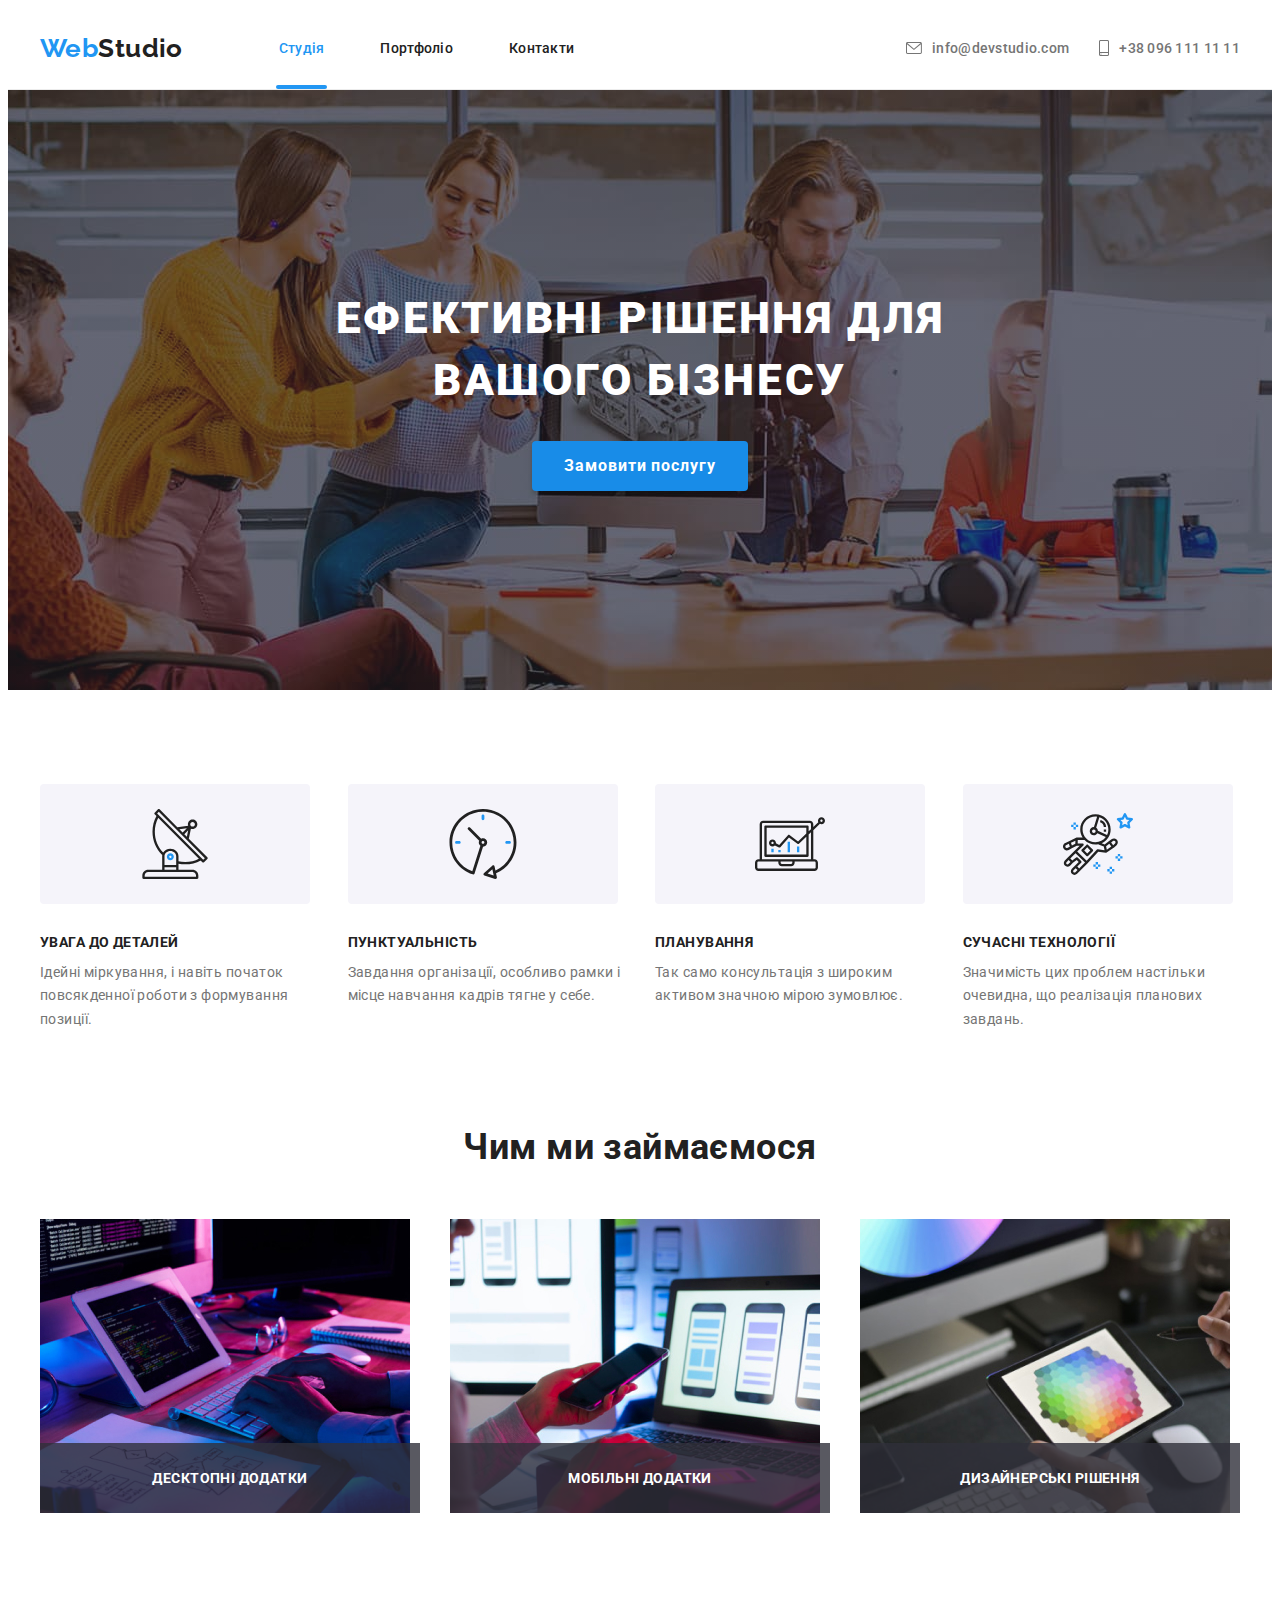
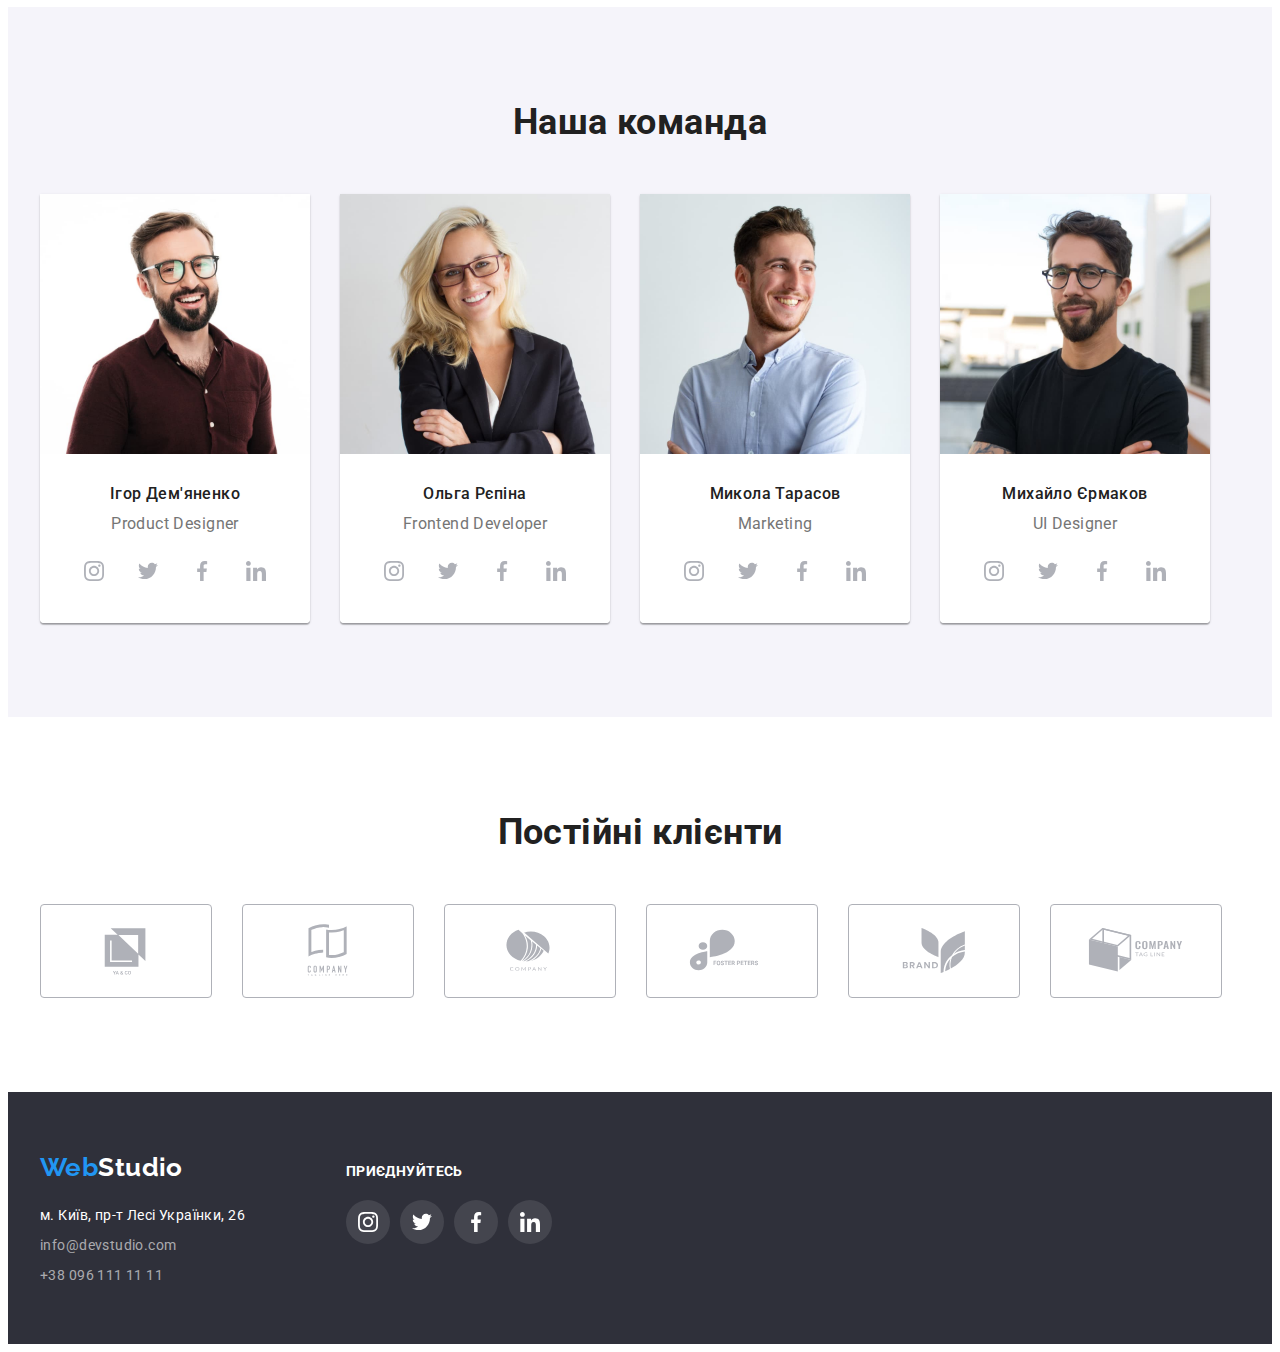
<file: index.html>
<!DOCTYPE html>
<html lang="uk">
  <head>
    <meta charset="UTF-8" />
    <meta http-equiv="X-UA-Compatible" content="IE=edge" />
    <meta name="viewport" content="width=device-width, initial-scale=1.0" />
    <title>WebStudio</title>
    <link
      href="https://fonts.googleapis.com/css2?family=Raleway:wght@700&family=Roboto:wght@400;500;700;900&display=swap"
      rel="stylesheet"
    />
    <link
      rel="stylesheet"
      href="https://cdnjs.cloudflare.com/ajax/libs/modern-normalize/1.1.0/modern-normalize.min.css"
      integrity="sha512-wpPYUAdjBVSE4KJnH1VR1HeZfpl1ub8YT/NKx4PuQ5NmX2tKuGu6U/JRp5y+Y8XG2tV+wKQpNHVUX03MfMFn9Q=="
      crossorigin="anonymous"
      referrerpolicy="no-referrer"
    />
    <link rel="stylesheet" href="./css/styles.css" />
  </head>

  <body>
    <!-- Header -->
    <header class="page-header">
      <div class="container main-nav">
        <nav class="secondary-nav">
          <a href="./index.html" class="logo"><span>Web</span>Studio</a>
          <ul class="nav-list list">
            <li class="item">
              <a href="./index.html" class="link current">Студія</a>
            </li>
            <li class="item">
              <a href="./portfolio.html" class="link">Портфоліо</a>
            </li>
            <li class="item"><a href="" class="link">Контакти</a></li>
          </ul>
        </nav>
        <ul class="contacts-list list">
          <li class="item">
            <a href="mailto:info@devstudio.com" class="link">
              <svg width="16" height="12" class="contacts-icon">
                <use href="./images/icons.svg#icon-envelope"></use>
              </svg>
              info@devstudio.com</a
            >
          </li>
          <li class="item">
            <a href="tel:+380961111111" class="link">
              <svg width="10" height="16" class="contacts-icon">
                <use href="./images/icons.svg#icon-smartphone"></use>
              </svg>
              +38 096 111 11 11</a
            >
          </li>
        </ul>
      </div>
    </header>

    <!-- Main page -->
    <main>
      <!-- Hero section -->
      <section class="hero">
        <div class="container">
          <h1 class="heading">Ефективні рішення для вашого бізнесу</h1>
          <button type="button" class="primary-button" data-modal-open>
            Замовити послугу
          </button>
        </div>
      </section>

      <!-- Backdrop -->
      <section class="backdrop is-hidden" data-modal>
        <div class="modal">
          <button type="button" class="close-button" data-modal-close>
            <svg class="icom" width="18" height="18">
              <use href="./images/icons.svg#icon-close"></use>
            </svg>
          </button>
        </div>
      </section>

      <!-- Advantages section -->
      <section class="advantages section">
        <div class="container">
          <h2 class="visually-hidden">Переваги</h2>
          <ul class="advantages-list list">
            <li class="item">
              <div class="icon-wrap">
                <svg class="icon" width="70" height="70">
                  <use href="./images/icons.svg#icon-antenna"></use>
                </svg>
              </div>
              <h3 class="subtitle">УВАГА ДО ДЕТАЛЕЙ</h3>
              <p class="text">
                Ідейні міркування, і навіть початок повсякденної роботи з
                формування позиції.
              </p>
            </li>
            <li class="item">
              <div class="icon-wrap">
                <svg class="icon" width="70" height="70">
                  <use href="./images/icons.svg#icon-clock"></use>
                </svg>
              </div>
              <h3 class="subtitle">ПУНКТУАЛЬНІСТЬ</h3>
              <p class="text">
                Завдання організації, особливо рамки і місце навчання кадрів
                тягне у себе.
              </p>
            </li>
            <li class="item">
              <div class="icon-wrap">
                <svg class="icon" width="70" height="70">
                  <use href="./images/icons.svg#icon-diagram"></use>
                </svg>
              </div>
              <h3 class="subtitle">ПЛАНУВАННЯ</h3>
              <p class="text">
                Так само консультація з широким активом значною мірою зумовлює.
              </p>
            </li>
            <li class="item">
              <div class="icon-wrap">
                <svg class="icon" width="70" height="70">
                  <use href="./images/icons.svg#icon-astronaut"></use>
                </svg>
              </div>
              <h3 class="subtitle">СУЧАСНІ ТЕХНОЛОГІЇ</h3>
              <p class="text">
                Значимість цих проблем настільки очевидна, що реалізація
                планових завдань.
              </p>
            </li>
          </ul>
        </div>
      </section>

      <!-- Working -->
      <section class="section">
        <div class="container">
          <h2 class="sub-heading">Чим ми займаємося</h2>
          <ul class="working-list list">
            <li class="item">
              <img
                src="./images/box1.jpg"
                alt="Програмістб який працює"
                width="370"
              />
              <div class="img-content">
                <p class="content">Десктопні додатки</p>
              </div>
            </li>
            <li class="item">
              <img
                src="./images/box2.jpg"
                alt="Розробник мобільного додатку"
                width="370"
              />
              <div class="img-content"><p>Мобільні додатки</p></div>
            </li>
            <li class="item">
              <img
                src="./images/box3.jpg"
                alt="Дизайнер виберає кольори"
                width="370"
              />
              <div class="img-content"><p>Дизайнерські рішення</p></div>
            </li>
          </ul>
        </div>
      </section>

      <!-- Team section -->
      <section class="team section">
        <div class="container">
          <h2 class="sub-heading">Наша команда</h2>
          <ul class="team-list list">
            <li class="item">
              <img src="images/img(1).jpg" alt="Чоловік" width="270" />
              <div class="info">
                <h3>Ігор Дем'яненко</h3>
                <p>Product Designer</p>
                <ul class="social-list list">
                  <li>
                    <a href="#" class="link" aria-label="Instagram">
                      <svg width="20" height="20">
                        <use href="./images/icons.svg#icon-instagram"></use>
                      </svg>
                    </a>
                  </li>
                  <li>
                    <a href="#" class="link" aria-label="Twitter">
                      <svg width="20" height="20">
                        <use href="./images/icons.svg#icon-twitter"></use>
                      </svg>
                    </a>
                  </li>
                  <li>
                    <a href="#" class="link" aria-label="Facebook">
                      <svg width="20" height="20">
                        <use href="./images/icons.svg#icon-facebook"></use>
                      </svg>
                    </a>
                  </li>
                  <li>
                    <a href="#" class="link" aria-label="LinkedIn">
                      <svg width="20" height="20">
                        <use href="./images/icons.svg#icon-linkedin"></use>
                      </svg>
                    </a>
                  </li>
                </ul>
              </div>
            </li>
            <li class="item">
              <img src="images/img(2).jpg" alt="Жінка" width="270" />
              <div class="info">
                <h3>Ольга Рєпіна</h3>
                <p>Frontend Developer</p>
                <ul class="social-list list">
                  <li>
                    <a href="#" class="link" aria-label="Instagram">
                      <svg width="20" height="20">
                        <use href="./images/icons.svg#icon-instagram"></use>
                      </svg>
                    </a>
                  </li>
                  <li>
                    <a href="#" class="link" aria-label="Twitter">
                      <svg width="20" height="20">
                        <use href="./images/icons.svg#icon-twitter"></use>
                      </svg>
                    </a>
                  </li>
                  <li>
                    <a href="#" class="link" aria-label="Facebook">
                      <svg width="20" height="20">
                        <use href="./images/icons.svg#icon-facebook"></use>
                      </svg>
                    </a>
                  </li>
                  <li>
                    <a href="#" class="link" aria-label="LinkedIn">
                      <svg width="20" height="20">
                        <use href="./images/icons.svg#icon-linkedin"></use>
                      </svg>
                    </a>
                  </li>
                </ul>
              </div>
            </li>
            <li class="item">
              <img src="images/img(3).jpg" alt="Чоловік" width="270" />
              <div class="info">
                <h3>Микола Тарасов</h3>
                <p>Marketing</p>
                <ul class="social-list list">
                  <li>
                    <a href="#" class="link" aria-label="Instagram">
                      <svg width="20" height="20">
                        <use href="./images/icons.svg#icon-instagram"></use>
                      </svg>
                    </a>
                  </li>
                  <li>
                    <a href="#" class="link" aria-label="Twitter">
                      <svg width="20" height="20">
                        <use href="./images/icons.svg#icon-twitter"></use>
                      </svg>
                    </a>
                  </li>
                  <li>
                    <a href="#" class="link" aria-label="Facebook">
                      <svg width="20" height="20">
                        <use href="./images/icons.svg#icon-facebook"></use>
                      </svg>
                    </a>
                  </li>
                  <li>
                    <a href="#" class="link" aria-label="LinkedIn">
                      <svg width="20" height="20">
                        <use href="./images/icons.svg#icon-linkedin"></use>
                      </svg>
                    </a>
                  </li>
                </ul>
              </div>
            </li>
            <li class="item">
              <img src="images/img(4).jpg" alt="Чоловік" width="270" />
              <div class="info">
                <h3>Михайло Єрмаков</h3>
                <p>UI Designer</p>
                <ul class="social-list list">
                  <li>
                    <a href="#" class="link" aria-label="Instagram">
                      <svg width="20" height="20">
                        <use href="./images/icons.svg#icon-instagram"></use>
                      </svg>
                    </a>
                  </li>
                  <li>
                    <a href="#" class="link" aria-label="Twitter">
                      <svg width="20" height="20">
                        <use href="./images/icons.svg#icon-twitter"></use>
                      </svg>
                    </a>
                  </li>
                  <li>
                    <a href="#" class="link" aria-label="Facebook">
                      <svg width="20" height="20">
                        <use href="./images/icons.svg#icon-facebook"></use>
                      </svg>
                    </a>
                  </li>
                  <li>
                    <a href="#" class="link" aria-label="LinkedIn">
                      <svg width="20" height="20">
                        <use href="./images/icons.svg#icon-linkedin"></use>
                      </svg>
                    </a>
                  </li>
                </ul>
              </div>
            </li>
          </ul>
        </div>
      </section>

      <!-- Clients -->
      <section class="clients section">
        <h2 class="sub-heading">Постійні клієнти</h2>
        <div class="container">
          <ul class="clients-list list">
            <li>
              <a href="#" class="link">
                <svg width="106" height="60">
                  <use href="./images/icons.svg#icon-logo-1"></use>
                </svg>
              </a>
            </li>
            <li>
              <a href="#" class="link">
                <svg width="106" height="60">
                  <use href="./images/icons.svg#icon-logo-2"></use>
                </svg>
              </a>
            </li>
            <li>
              <a href="#" class="link">
                <svg width="106" height="60">
                  <use href="./images/icons.svg#icon-logo-3"></use>
                </svg>
              </a>
            </li>
            <li>
              <a href="#" class="link">
                <svg width="106" height="60">
                  <use href="./images/icons.svg#icon-logo-4"></use>
                </svg>
              </a>
            </li>
            <li>
              <a href="#" class="link">
                <svg width="106" height="60">
                  <use href="./images/icons.svg#icon-logo-5"></use>
                </svg>
              </a>
            </li>
            <li>
              <a href="#" class="link">
                <svg width="106" height="60">
                  <use href="./images/icons.svg#icon-logo-6"></use>
                </svg>
              </a>
            </li>
          </ul>
        </div>
      </section>
    </main>

    <!-- Footer -->
    <footer class="page-footer">
      <div class="container footer-content">
        <div class="address-wrap">
          <a href="./index.html" class="logo"><span>Web</span>Studio</a>
          <address>
            <ul class="contacts list">
              <li>
                <a
                  href="https://goo.gl/maps/9UR91L7CwCxcRUuD7"
                  target="_blank"
                  rel="noopener noreferrer nofollow"
                  class="location"
                  >м. Київ, пр-т Лесі Українки, 26</a
                >
              </li>
              <li>
                <a href="mailto:info@devstudio.com">info@devstudio.com</a>
              </li>
              <li><a href="tel:+380961111111">+38 096 111 11 11</a></li>
            </ul>
          </address>
        </div>
        <div class="footer-social-links">
          <p class="call">приєднуйтесь</p>
          <ul class="list social-list footer-social-list">
            <li>
              <a href="#" class="link" aria-label="Instagram">
                <svg width="20" height="20">
                  <use href="./images/icons.svg#icon-instagram"></use>
                </svg>
              </a>
            </li>
            <li>
              <a href="#" class="link" aria-label="Twitter">
                <svg width="20" height="20">
                  <use href="./images/icons.svg#icon-twitter"></use>
                </svg>
              </a>
            </li>
            <li>
              <a href="#" class="link" aria-label="Facebook">
                <svg width="20" height="20">
                  <use href="./images/icons.svg#icon-facebook"></use>
                </svg>
              </a>
            </li>
            <li>
              <a href="#" class="link" aria-label="LinkedIn">
                <svg width="20" height="20">
                  <use href="./images/icons.svg#icon-linkedin"></use>
                </svg>
              </a>
            </li>
          </ul>
        </div>
      </div>
    </footer>
    <script src="./modal.js"></script>
  </body>
</html>
</file>
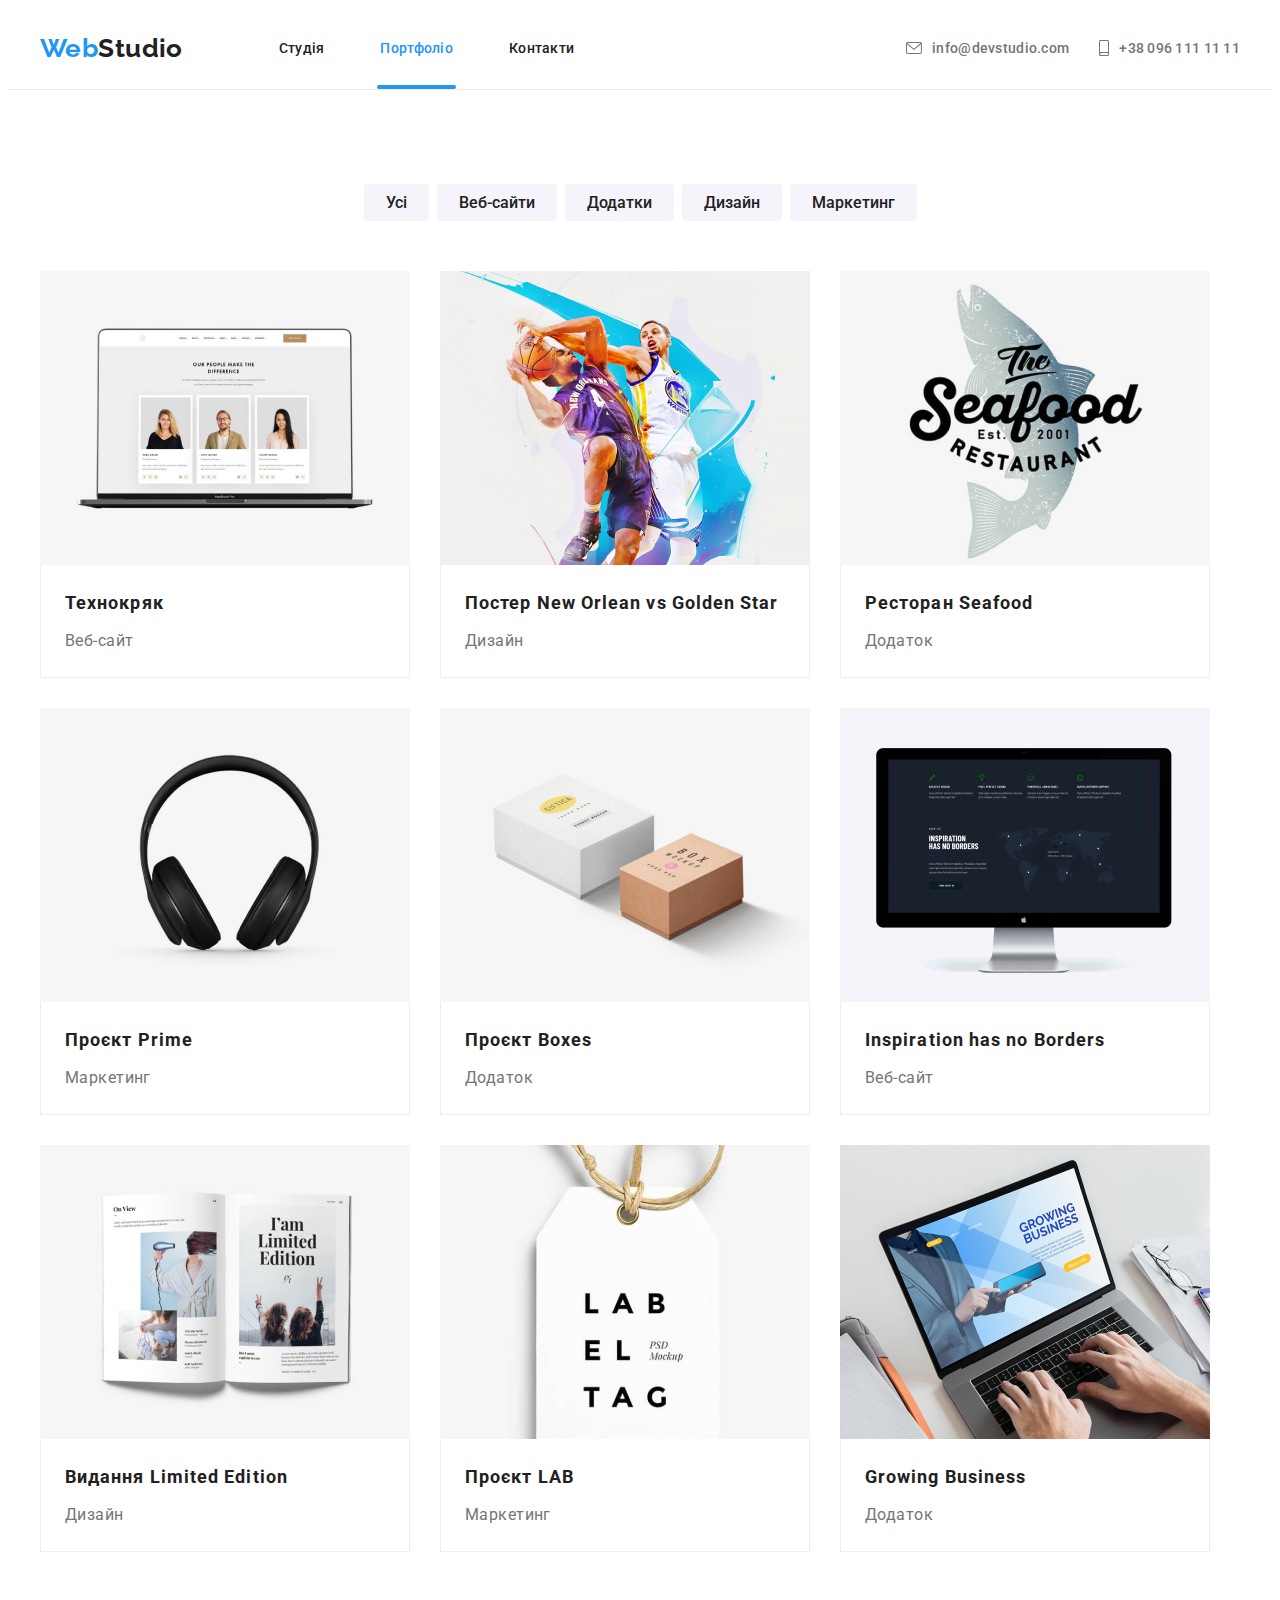
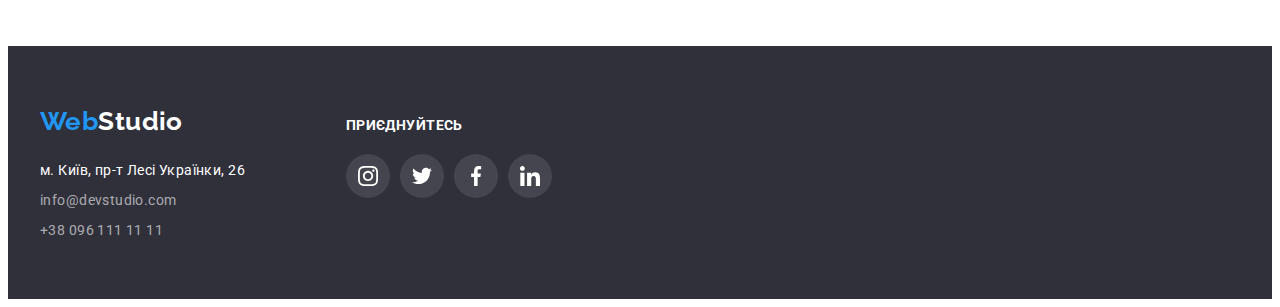
<file: portfolio.html>
<!DOCTYPE html>
<html lang="uk">
  <head>
    <meta charset="UTF-8" />
    <meta http-equiv="X-UA-Compatible" content="IE=edge" />
    <meta name="viewport" content="width=device-width, initial-scale=1.0" />
    <title>Portfolio</title>
    <link
      href="https://fonts.googleapis.com/css2?family=Raleway:wght@700&family=Roboto:wght@400;500;700;900&display=swap"
      rel="stylesheet"
    />
    <link
      rel="stylesheet"
      href="https://cdnjs.cloudflare.com/ajax/libs/modern-normalize/1.1.0/modern-normalize.min.css"
      integrity="sha512-wpPYUAdjBVSE4KJnH1VR1HeZfpl1ub8YT/NKx4PuQ5NmX2tKuGu6U/JRp5y+Y8XG2tV+wKQpNHVUX03MfMFn9Q=="
      crossorigin="anonymous"
      referrerpolicy="no-referrer"
    />
    <link rel="stylesheet" href="./css/styles.css" />
  </head>
  <body>
    <!-- Header -->
    <header class="page-header">
      <div class="container main-nav">
        <nav class="secondary-nav">
          <a href="./index.html" class="logo"><span>Web</span>Studio</a>
          <ul class="nav-list list">
            <li class="item">
              <a href="./index.html" class="link">Студія</a>
            </li>
            <li class="item">
              <a href="./portfolio.html" class="link current">Портфоліо</a>
            </li>
            <li class="item"><a href="" class="link">Контакти</a></li>
          </ul>
        </nav>
        <ul class="contacts-list list">
          <li class="item">
            <a href="mailto:info@devstudio.com" class="link">
              <svg width="16" height="12" class="contacts-icon">
                <use href="./images/icons.svg#icon-envelope"></use>
              </svg>
              info@devstudio.com</a
            >
          </li>
          <li class="item">
            <a href="tel:+380961111111" class="link">
              <svg width="10" height="16" class="contacts-icon">
                <use href="./images/icons.svg#icon-smartphone"></use>
              </svg>
              +38 096 111 11 11</a
            >
          </li>
        </ul>
      </div>
    </header>

    <!-- Main page -->
    <main>
      <section class="section">
        <div class="container">
          <h1 class="visually-hidden">Фільтри</h1>

          <ul class="filter-buttons list">
            <li><button class="button">Усі</button></li>
            <li><button class="button">Веб-сайти</button></li>
            <li><button class="button">Додатки</button></li>
            <li><button class="button">Дизайн</button></li>
            <li><button class="button">Маркетинг</button></li>
          </ul>

          <ul class="projects-list list">
            <li class="projects-item">
              <a href="#">
                <div class="projects-thumb">
                  <img
                    src="./images/port-img1.jpg"
                    alt="Веб-сайт Технокряк"
                    width="370"
                  />
                  <div class="projects-overlay">
                    <p class="text">
                      Ресурс пропонує комплексні пропозиції з різним рівнем
                      функціоналу та сервісів. Все це дозволить відвідувачу
                      отримати вичерпні відомості про компанію чи приватну
                      особу.
                    </p>
                  </div>
                </div>
                <div class="info">
                  <h2>Технокряк</h2>
                  <p>Веб-сайт</p>
                </div>
              </a>
            </li>
            <li class="projects-item">
              <a href="#">
                <div class="projects-thumb">
                  <img
                    src="./images/port-img2.jpg"
                    alt="Постер New Orlean vs Golden Star"
                    width="370"
                  />
                  <div class="projects-overlay">
                    <p class="text">
                      Ресурс пропонує комплексні пропозиції з різним рівнем
                      функціоналу та сервісів. Все це дозволить відвідувачу
                      отримати вичерпні відомості про компанію чи приватну
                      особу.
                    </p>
                  </div>
                </div>
                <div class="info">
                  <h2>Постер New Orlean vs Golden Star</h2>
                  <p>Дизайн</p>
                </div>
              </a>
            </li>
            <li class="projects-item">
              <a href="#">
                <div class="projects-thumb">
                  <img
                    src="./images/port-img3.jpg"
                    alt="Додаток Ресторан Seafood"
                    width="370"
                  />
                  <div class="projects-overlay">
                    <p class="text">
                      Ресурс пропонує комплексні пропозиції з різним рівнем
                      функціоналу та сервісів. Все це дозволить відвідувачу
                      отримати вичерпні відомості про компанію чи приватну
                      особу.
                    </p>
                  </div>
                </div>
                <div class="info">
                  <h2>Ресторан Seafood</h2>
                  <p>Додаток</p>
                </div>
              </a>
            </li>
            <li class="projects-item">
              <a href="#">
                <div class="projects-thumb">
                  <img
                    src="./images/port-img4.jpg"
                    alt="Проєкт Prime"
                    width="370"
                  />
                  <div class="projects-overlay">
                    <p class="text">
                      Ресурс пропонує комплексні пропозиції з різним рівнем
                      функціоналу та сервісів. Все це дозволить відвідувачу
                      отримати вичерпні відомості про компанію чи приватну
                      особу.
                    </p>
                  </div>
                </div>
                <div class="info">
                  <h2>Проєкт Prime</h2>
                  <p>Маркетинг</p>
                </div>
              </a>
            </li>
            <li class="projects-item">
              <a href="#">
                <div class="projects-thumb">
                  <img
                    src="./images/port-img5.jpg"
                    alt="Проєкт Boxes"
                    width="370"
                  />
                  <div class="projects-overlay">
                    <p class="text">
                      Ресурс пропонує комплексні пропозиції з різним рівнем
                      функціоналу та сервісів. Все це дозволить відвідувачу
                      отримати вичерпні відомості про компанію чи приватну
                      особу.
                    </p>
                  </div>
                </div>
                <div class="info">
                  <h2>Проєкт Boxes</h2>
                  <p>Додаток</p>
                </div>
              </a>
            </li>
            <li class="projects-item">
              <a href="#">
                <div class="projects-thumb">
                  <img
                    src="./images/port-img6.jpg"
                    alt="Веб-сайт Inspiration has no Borders"
                    width="370"
                  />
                  <div class="projects-overlay">
                    <p class="text">
                      Ресурс пропонує комплексні пропозиції з різним рівнем
                      функціоналу та сервісів. Все це дозволить відвідувачу
                      отримати вичерпні відомості про компанію чи приватну
                      особу.
                    </p>
                  </div>
                </div>
                <div class="info">
                  <h2>Inspiration has no Borders</h2>
                  <p>Веб-сайт</p>
                </div>
              </a>
            </li>
            <li class="projects-item">
              <a href="#">
                <div class="projects-thumb">
                  <img
                    src="./images/port-img7.jpg"
                    alt="Дизайн Видання Limited Edition"
                    width="370"
                  />
                  <div class="projects-overlay">
                    <p class="text">
                      Ресурс пропонує комплексні пропозиції з різним рівнем
                      функціоналу та сервісів. Все це дозволить відвідувачу
                      отримати вичерпні відомості про компанію чи приватну
                      особу.
                    </p>
                  </div>
                </div>
                <div class="info">
                  <h2>Видання Limited Edition</h2>
                  <p>Дизайн</p>
                </div>
              </a>
            </li>
            <li class="projects-item">
              <a href="#">
                <div class="projects-thumb">
                  <img
                    src="./images/port-img8.jpg"
                    alt="Проєкт LAB"
                    width="370"
                  />
                  <div class="projects-overlay">
                    <p class="text">
                      Ресурс пропонує комплексні пропозиції з різним рівнем
                      функціоналу та сервісів. Все це дозволить відвідувачу
                      отримати вичерпні відомості про компанію чи приватну
                      особу.
                    </p>
                  </div>
                </div>
                <div class="info">
                  <h2>Проєкт LAB</h2>
                  <p>Маркетинг</p>
                </div>
              </a>
            </li>
            <li class="projects-item">
              <a href="#">
                <div class="projects-thumb">
                  <img
                    src="./images/port-img9.jpg"
                    alt="Додаток Growing Business"
                    width="370"
                  />
                  <div class="projects-overlay">
                    <p class="text">
                      Ресурс пропонує комплексні пропозиції з різним рівнем
                      функціоналу та сервісів. Все це дозволить відвідувачу
                      отримати вичерпні відомості про компанію чи приватну
                      особу.
                    </p>
                  </div>
                </div>
                <div class="info">
                  <h2>Growing Business</h2>
                  <p>Додаток</p>
                </div>
              </a>
            </li>
          </ul>
        </div>
      </section>
    </main>

    <!-- Footer -->
    <footer class="page-footer">
      <div class="container footer-content">
        <div class="address-wrap">
          <a href="./index.html" class="logo"><span>Web</span>Studio</a>
          <address>
            <ul class="contacts list">
              <li>
                <a
                  href="https://goo.gl/maps/9UR91L7CwCxcRUuD7"
                  target="_blank"
                  rel="noopener noreferrer nofollow"
                  class="location"
                  >м. Київ, пр-т Лесі Українки, 26</a
                >
              </li>
              <li>
                <a href="mailto:info@devstudio.com">info@devstudio.com</a>
              </li>
              <li><a href="tel:+380961111111">+38 096 111 11 11</a></li>
            </ul>
          </address>
        </div>
        <div class="footer-social-links">
          <p class="call">приєднуйтесь</p>
          <ul class="list social-list footer-social-list">
            <li>
              <a href="#" class="link" aria-label="Instagram">
                <svg width="20" height="20">
                  <use href="./images/icons.svg#icon-instagram"></use>
                </svg>
              </a>
            </li>
            <li>
              <a href="#" class="link" aria-label="Twitter">
                <svg width="20" height="20">
                  <use href="./images/icons.svg#icon-twitter"></use>
                </svg>
              </a>
            </li>
            <li>
              <a href="#" class="link" aria-label="Facebook">
                <svg width="20" height="20">
                  <use href="./images/icons.svg#icon-facebook"></use>
                </svg>
              </a>
            </li>
            <li>
              <a href="#" class="link" aria-label="LinkedIn">
                <svg width="20" height="20">
                  <use href="./images/icons.svg#icon-linkedin"></use>
                </svg>
              </a>
            </li>
          </ul>
        </div>
      </div>
    </footer>
  </body>
</html>
</file>
<file: css/styles.css>
:root {
  --accent-color: #2196f3;
  --title-color: #212121;
  --text-color: #757575;
  --white-text: #fff;
  --primary-background-color: #fff;
  --secondary-background-color: #f5f4fa;
  --dark-background-color: #2f303a;
  --header-border-color: #ececec;
  --portfolio-item-border-color: #eeeeee;
  --social-links-color: #afb1b8;
  --timing-function: cubic-bezier(0.4, 0, 0.2, 1);
}

body {
  font-family: "Roboto", sans-serif;
  color: var(--text-color);
  font-size: 14px;
  letter-spacing: 0.03em;
}

a {
  text-decoration: none;
}
h1,
h2,
h3,
h4,
p {
  margin: 0;
}
img {
  display: block;
}
.list {
  list-style: none;
  padding: 0;
  margin: 0;
}

.container {
  width: 1200px;
  padding: 0 15px;
  margin: 0 auto;
}

.section {
  padding-top: 94px;
  padding-bottom: 94px;
}

.visually-hidden {
  position: absolute;
  white-space: nowrap;
  width: 1px;
  height: 1px;
  overflow: hidden;
  border: 0;
  padding: 0;
  clip: rect(0 0 0 0);
  clip-path: inset(50%);
  margin: -1px;
}

/* Header */
.page-header {
  border-bottom: 1px solid var(--header-border-color);
}
.main-nav {
  display: flex;
  align-items: center;
}
.secondary-nav {
  display: flex;
  align-items: center;
}

.logo {
  margin-right: 93px;
  color: var(--title-color);
  font-family: "Raleway", sans-serif;

  font-weight: 700;
  font-size: 26px;
  line-height: 1.2;
}
.logo span {
  color: var(--accent-color);
}
.page-header .logo {
  padding: 24px 0;
}
.page-header .link {
  font-weight: 500;
  line-height: 1.2;
  letter-spacing: 0.02em;
  transition: color 250ms var(--timing-function);
}
.page-header .link:hover,
.page-header .link:focus {
  color: var(--accent-color);
}
.nav-list {
  display: flex;
  gap: 50px;
}
.nav-list .link {
  position: relative;
  display: block;
  padding: 32px 3px;
  color: var(--title-color);
}
.nav-list .link.current {
  color: var(--accent-color);
}
.nav-list .link.current::after {
  position: absolute;
  content: "";
  /* display: block; */
  left: 0;
  bottom: 0;
  width: 100%;
  height: 4px;
  background-color: var(--accent-color);
  border-radius: 2px;
}
.contacts-list {
  display: flex;
  gap: 30px;
  margin-left: auto;
}
.contacts-list .link {
  display: flex;
  align-items: center;
  padding: 32px 0;
  color: var(--text-color);
}
.contacts-icon {
  margin-right: 10px;
  fill: currentColor;
}

/* Section Hero */
.hero {
  min-height: 600px;
  max-width: 1600px;
  display: flex;
  flex-direction: column;
  justify-content: center;
  align-items: center;
  margin: 0 auto;

  background-image: linear-gradient(
      to right,
      rgba(47, 48, 58, 0.4),
      rgba(47, 48, 58, 0.4)
    ),
    url(../images/hero-img.jpg);
  background-size: cover;
  background-position: center;
  background-repeat: no-repeat;
  background-color: #c4c4c4;
  text-align: center;
}
.hero .heading {
  width: 696px;
  margin: 0 auto 30px auto;

  color: var(--white-text);
  font-weight: 900;
  font-size: 44px;
  line-height: 1.4;
  letter-spacing: 0.06em;
  text-transform: uppercase;
  text-align: center;
}
.primary-button {
  height: 50px;
  width: 216px;
  display: flex;
  justify-content: center;
  align-items: center;
  margin: 0 auto;

  background-color: #188ce8;
  color: var(--white-text);
  font-family: inherit;
  border-radius: 4px;
  border: none;
  box-shadow: 0px 4px 4px rgba(0, 0, 0, 0.15);
  transition: background-color 250ms var(--timing-function);

  font-weight: 700;
  font-size: 16px;
  line-height: 1.9;
  text-align: center;
  letter-spacing: 0.06em;
}
.primary-button:hover,
.primary-button:focus {
  background-color: var(--accent-color);
  cursor: pointer;
}

/* Section Advantages */
.advantages {
  padding-bottom: 0;
}
.advantages-list {
  display: flex;
  column-gap: 30px;
}
.advantages-list .item {
  flex-basis: calc((100% - 90px) / 4);
}
.advantages-list .icon-wrap {
  width: 270px;
  height: 120px;
  display: flex;
  justify-content: center;
  align-items: center;
  margin-bottom: 30px;

  background-color: var(--secondary-background-color);
  border-radius: 4px;
  text-align: center;
}
.advantages .subtitle {
  margin-bottom: 10px;
  color: var(--title-color);

  font-weight: 700;
  font-size: 14px;
  line-height: 1.2;
}
.advantages .text {
  line-height: 1.7;
}

/* What do we do */
.sub-heading {
  margin-bottom: 50px;
  color: var(--title-color);

  font-weight: 700;
  font-size: 36px;
  line-height: 1.2;
  text-align: center;
}
.working-list {
  display: flex;
  column-gap: 30px;
}
.working-list .item {
  position: relative;
  flex-grow: 1;
}
.working-list .img-content {
  position: absolute;
  bottom: 0;
  left: 0;
  width: 100%;
  height: 70px;
  display: flex;
  justify-content: center;
  align-items: center;

  background-color: rgba(47, 48, 58, 0.8);
}
.img-content p {
  color: var(--white-text);
  font-weight: 700;
  text-transform: uppercase;
}

/* Our team */
.team {
  background-color: var(--secondary-background-color);
}
.team-list {
  display: flex;
  column-gap: 30px;
}
.team-list .item {
  flex-basis: calc((100% -90px) / 4);
  box-shadow: 0px 1px 3px rgba(0, 0, 0, 0.12), 0px 1px 1px rgba(0, 0, 0, 0.14),
    0px 2px 1px rgba(0, 0, 0, 0.2);
  border-radius: 0px 0px 4px 4px;
}
.team-list .info {
  padding: 30px 32px;

  background-color: var(--primary-background-color);
  text-align: center;
  border-radius: 0px 0px 4px 4px;
}
.team h3 {
  margin-bottom: 10px;
  color: var(--title-color);

  font-weight: 500;
  font-size: 16px;
  line-height: 1.2;
}
.team p {
  margin-bottom: 16px;
  font-size: 16px;
  line-height: 1.2;
}
.social-list {
  display: flex;
  justify-content: center;
  column-gap: 10px;
}
.social-list .link {
  width: 44px;
  height: 44px;
  display: flex;
  justify-content: center;
  align-items: center;

  fill: var(--social-links-color);
  border-radius: 50%;
  transition: background-color 250ms var(--timing-function),
    fill 250ms var(--timing-function);
}
.social-list .link:hover,
.social-list .link:focus {
  background-color: var(--accent-color);
  fill: var(--white-text);
}

/* Clients */
.clients-list {
  display: flex;
  column-gap: 30px;
}
.clients-list .link {
  width: 170px;
  height: 92px;
  display: flex;
  justify-content: center;
  align-items: center;

  border: 1px solid var(--social-links-color);
  border-radius: 4px;
  fill: var(--social-links-color);
  transition: border-color 250ms var(--timing-function),
    fill 250ms var(--timing-function);
}
.clients-list .link:hover,
.clients-list .link:focus {
  border-color: var(--accent-color);
  fill: var(--accent-color);
}
/* Footer */
.page-footer {
  padding-top: 60px;
  padding-bottom: 60px;
  background-color: var(--dark-background-color);
}
.page-footer .logo {
  display: inline-block;
  margin-bottom: 20px;

  color: var(--white-text);
}
.contacts li:not(:last-child) {
  margin-bottom: 9px;
}
.contacts li {
  height: 21px;
}
.contacts a {
  color: rgba(255, 255, 255, 0.6);
  font-style: normal;

  line-height: 24px;
  transition: color 250ms var(--timing-function);
}
.contacts .location {
  color: var(--white-text);
}
.contacts a:hover,
.contacts a:focus {
  color: var(--accent-color);
}
.footer-content {
  display: flex;
}
.address-wrap {
  margin-right: 70px;
}
.footer-social-links .call {
  margin-bottom: 20px;
  text-transform: uppercase;
  font-weight: 700;
  line-height: 1.14;
  color: var(--white-text);
}
.footer-social-list .link {
  fill: var(--white-text);
  background-color: rgba(255, 255, 255, 0.1);
}
.footer-social-links {
  margin-top: 12px;
}

/* Portfolio */
.filter-buttons {
  display: flex;
  justify-content: center;
  margin-bottom: 50px;
  column-gap: 8px;
}

.filter-buttons .button {
  padding: 6px 22px;
  background-color: var(--secondary-background-color);
  color: var(--title-color);
  font-family: inherit;
  border: none;
  border-radius: 4px;

  font-weight: 500;
  font-size: 16px;
  line-height: 1.6;
  text-align: center;
  cursor: pointer;
  transition: background-color 250ms var(--timing-function),
    color 250ms var(--timing-function), box-shadow 250ms var(--timing-function);
}

.filter-buttons .button:hover,
.filter-buttons .butto:focus {
  background-color: var(--accent-color);
  color: var(--white-text);
  box-shadow: 0px 3px 1px rgba(0, 0, 0, 0.1), 0px 1px 2px rgba(0, 0, 0, 0.08),
    0px 2px 2px rgba(0, 0, 0, 0.12);
}

.projects-list {
  display: flex;
  flex-wrap: wrap;
  gap: 30px;
}

.projects-list .item {
  flex-grow: 1;
  transition: box-shadow 250ms var(--timing-function);
}
.projects-item:hover,
.projects-item:focus {
  box-shadow: 0px 1px 1px rgba(0, 0, 0, 0.12), 0px 4px 4px rgba(0, 0, 0, 0.06),
    1px 4px 6px rgba(0, 0, 0, 0.16);
}
.projects-list .info {
  padding: 20px 24px;
  border: 1px solid var(--portfolio-item-border-color);
  border-top: none;
}
.projects-list h2 {
  margin-bottom: 4px;
  color: var(--title-color);
  font-weight: 700;
  font-size: 18px;
  line-height: 2;
  letter-spacing: 0.06em;
}
.projects-list p {
  color: var(--text-color);
  font-size: 16px;
  line-height: 2;
}
.projects-thumb {
  position: relative;
  overflow: hidden;
}
.projects-overlay {
  position: absolute;
  left: 0;
  bottom: 0;
  width: 100%;
  height: 100%;
  padding: 63px 24px;
  background-color: rgba(33, 150, 243, 0.9);
  transform: translateY(100%);
  transition: transform 250ms var(--timing-function);
}
.projects-thumb .text {
  color: var(--white-text);
  font-size: 18px;
  line-height: 1.55;
}
.projects-item:hover .projects-overlay {
  transform: translateY(0);
}

/* Backdrop and modal */
.backdrop {
  position: fixed;
  display: flex;
  justify-content: center;
  align-items: center;
  top: 0;
  left: 0;
  width: 100%;
  height: 100%;
  background-color: rgba(0, 0, 0, 0.2);
  z-index: 1;
  opacity: 1;
  transition: opacity 250ms var(--timing-function);
}
.backdrop.is-hidden {
  opacity: 0;
  pointer-events: none;
}
.backdrop.is-hidden .modal {
  transform: scale(1.1);
}
.modal {
  position: relative;
  min-width: 528px;
  min-height: 581px;
  background-color: var(--primary-background-color);
  box-shadow: 0px 1px 3px rgba(0, 0, 0, 0.12), 0px 1px 1px rgba(0, 0, 0, 0.14),
    0px 2px 1px rgba(0, 0, 0, 0.2);
  border-radius: 4px;

  transform: scale(1);
  transition: transform 250ms var(--timing-function);
}
.close-button {
  position: absolute;
  top: 8px;
  right: 8px;
  display: flex;
  justify-content: center;
  align-items: center;
  width: 30px;
  height: 30px;
  border-radius: 50%;
  background-color: inherit;
  border: 1px solid rgba(0, 0, 0, 0.1);
  cursor: pointer;
}
</file>
